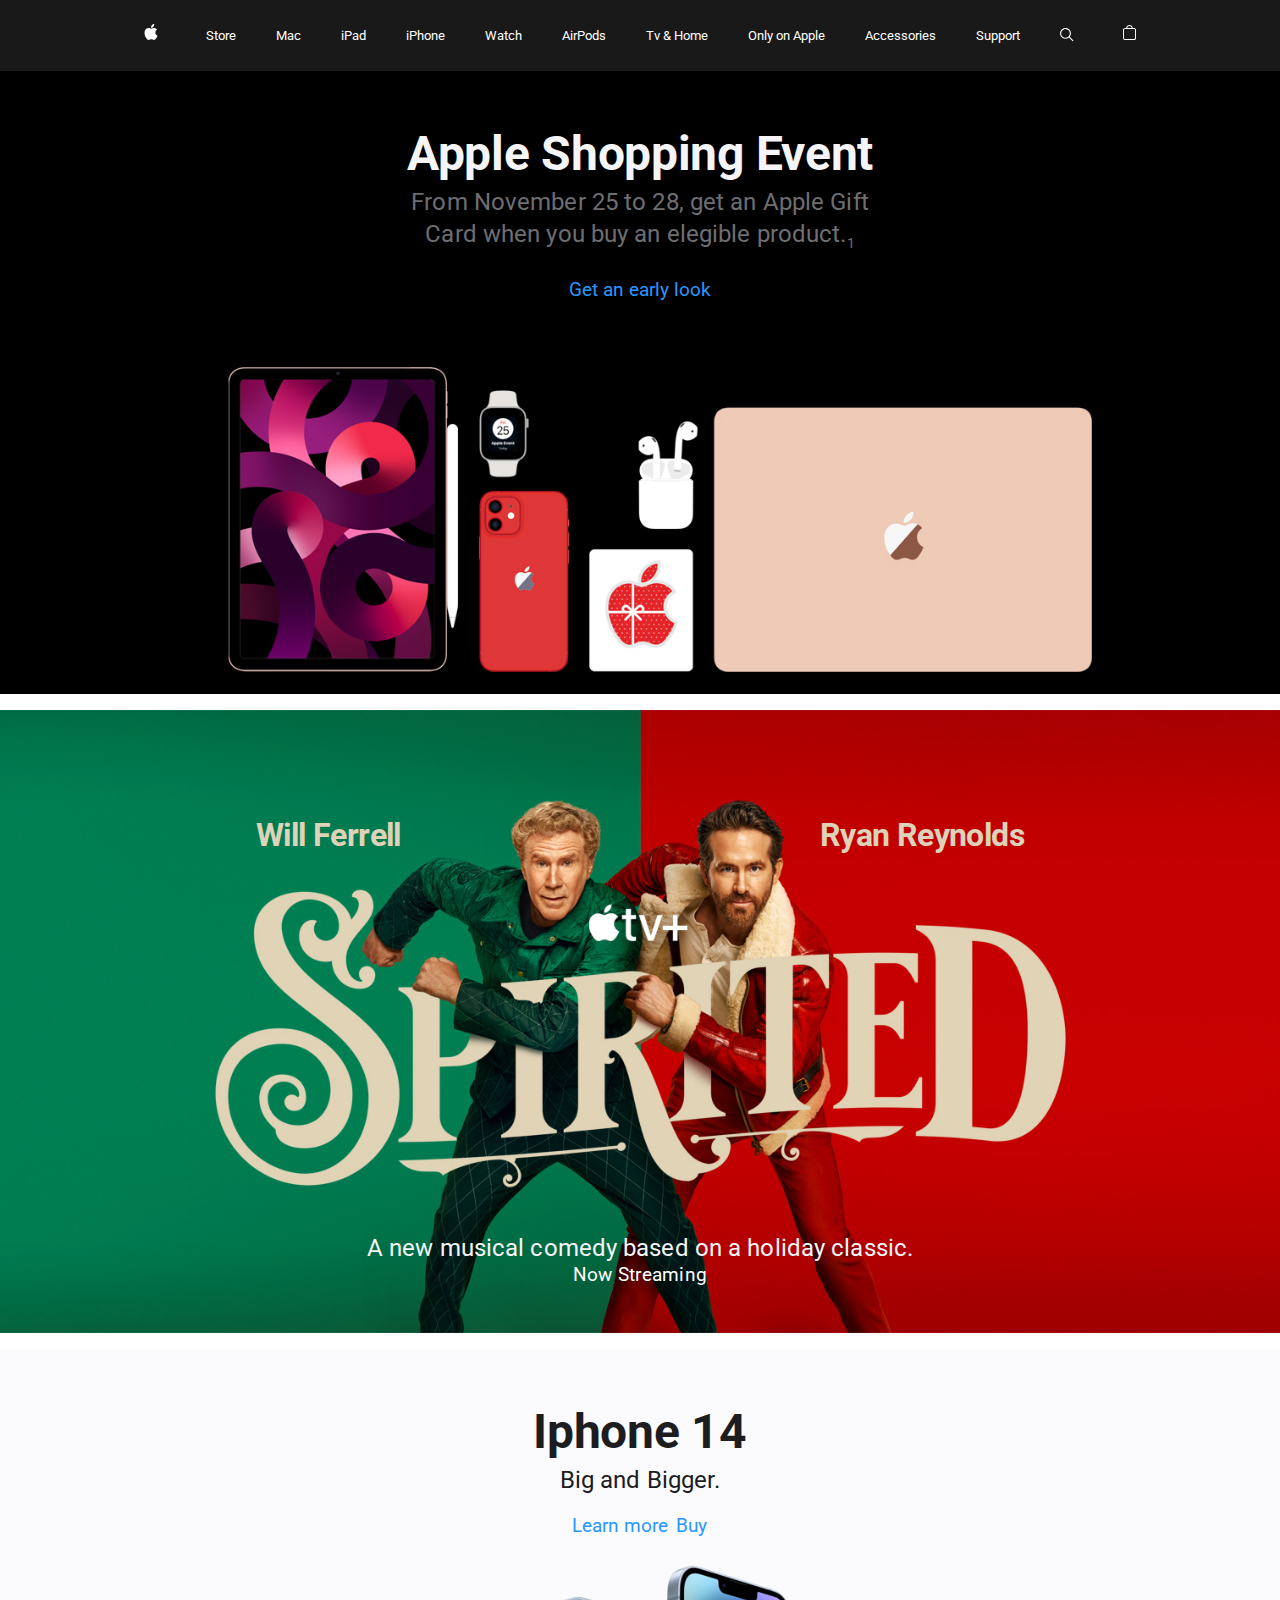
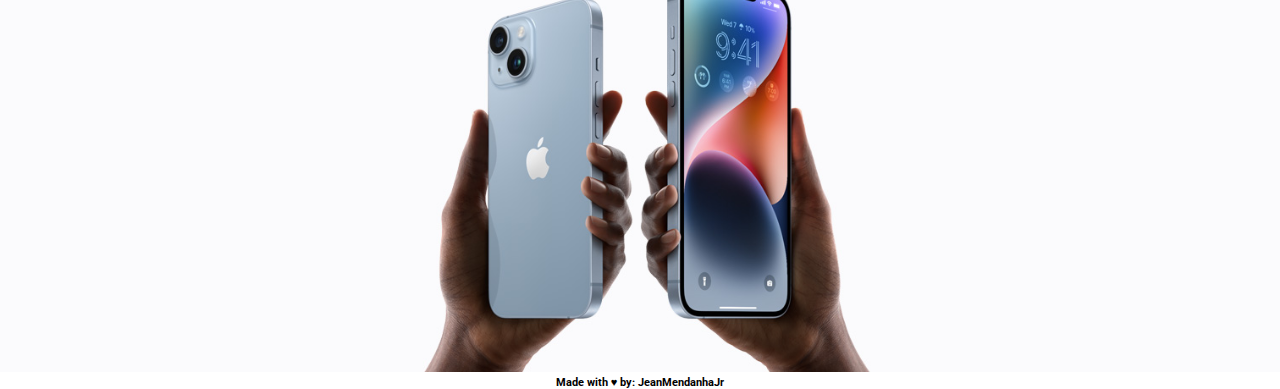
<file: index.html>
<!DOCTYPE html>
<html lang="en">
<head>
    <meta charset="UTF-8">
    <meta name="viewport" content="width=device-width, initial-scale=1.0">
    <title>Apple.com.br</title>
    <link rel="stylesheet" href="css/reset.css" />
    <link rel="stylesheet" href="css/global.css" />
    <link rel="preconnect" href="https://fonts.googleapis.com">
<link rel="preconnect" href="https://fonts.gstatic.com" crossorigin>
<link href="https://fonts.googleapis.com/css2?family=Roboto:ital,wght@0,100;0,300;0,400;0,500;0,700;0,900;1,100;1,300;1,400;1,500;1,700;1,900&display=swap" rel="stylesheet">

</head>
<body>
    <header>
        <nav>
            <ul>
                <li>
                    <a href="https://apple.com">
                        <img src="/public/assets/logo.svg" alt="logomarca da Apple" />
                    </a>
                </li>
                <li>Store</li>
                <li>Mac</li>
                <li>iPad</li>
                <li>iPhone</li>
                <li>Watch</li>
                <li>AirPods</li>
                <li>Tv & Home</li>
                <li>Only on Apple</li>
                <li>Accessories</li>
                <li>Support</li>
                <li>
                    <a href="https://apple.com/search">
                        <img src="/public/assets/search.svg" alt="Busca" />
                    </a>
                </li>
                <li>
                    <a href="https://">
                        <img src="/public/assets/cart-icon.svg" alt="carrinho" />
                    </a>
                </li>
            </ul>
        </nav>
    </header>
    <main>
        <section class="main-section">
            <div class="text-wrapper">
                <h1>Apple Shopping Event</h1>
                <h2>From November 25 to 28, get an Apple Gift <br>Card when you buy an elegible product.<sub>1</sub></h2>
                <a>Get an early look</a>
            </div>
            <img 
                src="/public/assets/shopping-event.png" 
                alt="Various Apple products spread."
            />
        </section>
        <section class="spirited-section">
            <div>
                <p>Will Ferrell</p>
                <p>Ryan Reynolds</p>
            </div>
            <img 
                src="/public/assets/spirited-background.png" 
                alt="Ryan Reynolds and Will Ferrell running to the scream, representing the new show called Spirited"
            />
            <div>
                <p>A new musical comedy based on a holiday classic.</p>
                <span>Now Streaming</span>
            </div>
        </section>
        <section class="iphone-section">
            <div class="text-wrapper">
                <h2>Iphone 14</h2>
                <p>Big and Bigger.</p>
                <div class="link-wrapper">
                    <a>Learn more</a>
                    <a>Buy</a>
                </div>
            </div>
            <img 
                src="/public/assets/iphone14.png" 
                alt="The images show the iPhone 14 and iPhone 14 Pro"
            />
        </section>
    </main>
    <footer>
        <section class="footer-section">
            <div class="text">
                <p>Made with ♥ by: JeanMendanhaJr </p>
            </div>
        </section>
    </footer>
</body>
</html>
</file>
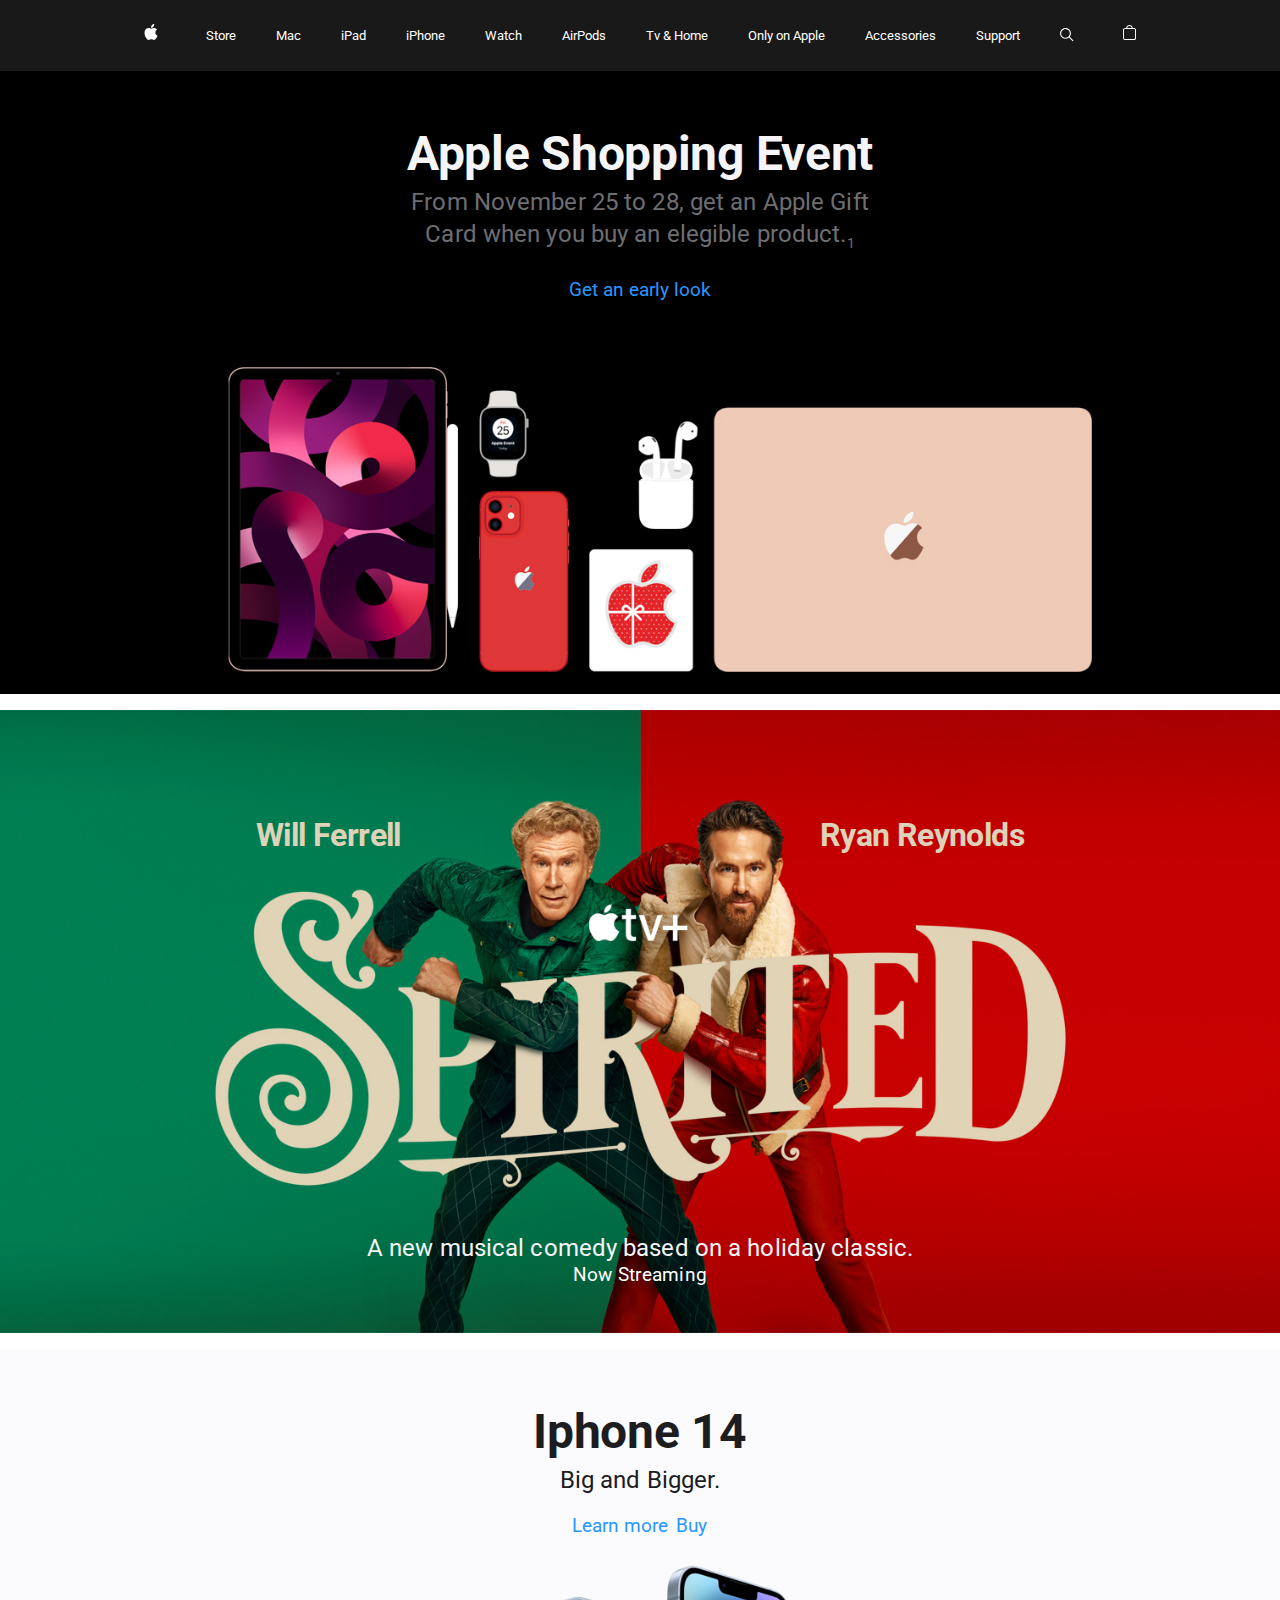
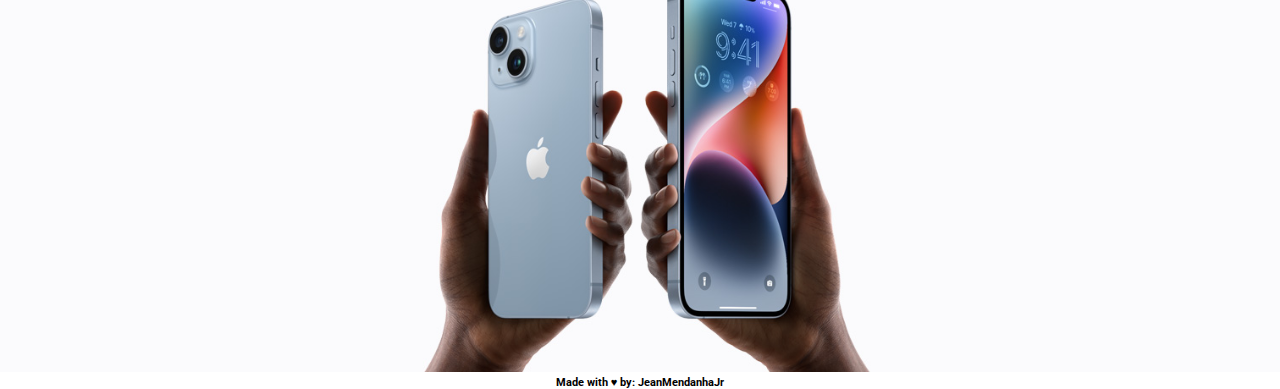
<file: src/index.html>
<!DOCTYPE html>
<html lang="en">
<head>
    <meta charset="UTF-8">
    <meta name="viewport" content="width=device-width, initial-scale=1.0">
    <title>Document</title>
    <link rel="stylesheet" href="/css/reset.css" />
    <link rel="stylesheet" href="/css/global.css" />
    <link rel="preconnect" href="https://fonts.googleapis.com">
<link rel="preconnect" href="https://fonts.gstatic.com" crossorigin>
<link href="https://fonts.googleapis.com/css2?family=Roboto:ital,wght@0,100;0,300;0,400;0,500;0,700;0,900;1,100;1,300;1,400;1,500;1,700;1,900&display=swap" rel="stylesheet">

</head>
<body>
    <header>
        <nav>
            <ul>
                <li>
                    <a href="https://apple.com">
                        <img src="/public/assets/logo.svg" alt="logomarca da Apple" />
                    </a>
                </li>
                <li>Store</li>
                <li>Mac</li>
                <li>iPad</li>
                <li>iPhone</li>
                <li>Watch</li>
                <li>AirPods</li>
                <li>Tv & Home</li>
                <li>Only on Apple</li>
                <li>Accessories</li>
                <li>Support</li>
                <li>
                    <a href="https://apple.com/search">
                        <img src="/public/assets/search.svg" alt="Busca" />
                    </a>
                </li>
                <li>
                    <a href="https://">
                        <img src="/public/assets/cart-icon.svg" alt="carrinho" />
                    </a>
                </li>
            </ul>
        </nav>
    </header>
    <main>
        <section class="main-section">
            <div class="text-wrapper">
                <h1>Apple Shopping Event</h1>
                <h2>From November 25 to 28, get an Apple Gift <br>Card when you buy an elegible product.<sub>1</sub></h2>
                <a>Get an early look</a>
            </div>
            <img 
                src="/public/assets/shopping-event.png" 
                alt="Various Apple products spread."
            />
        </section>
        <section class="spirited-section">
            <div>
                <p>Will Ferrell</p>
                <p>Ryan Reynolds</p>
            </div>
            <img 
                src="/public/assets/spirited-background.png" 
                alt="Ryan Reynolds and Will Ferrell running to the scream, representing the new show called Spirited"
            />
            <div>
                <p>A new musical comedy based on a holiday classic.</p>
                <span>Now Streaming</span>
            </div>
        </section>
        <section class="iphone-section">
            <div class="text-wrapper">
                <h2>Iphone 14</h2>
                <p>Big and Bigger.</p>
                <div class="link-wrapper">
                    <a>Learn more</a>
                    <a>Buy</a>
                </div>
            </div>
            <img 
                src="/public/assets/iphone14.png" 
                alt="The images show the iPhone 14 and iPhone 14 Pro"
            />
        </section>
    </main>
    <footer>
        <section class="footer-section">
            <div class="text">
                <p>Made with ♥ by: JeanMendanhaJr </p>
            </div>
        </section>
    </footer>
</body>
</html>
</file>
<file: css/global.css>
:root {
    --bg-primary: #000000;
    --text-light: #FFFFFF;
    --text-dark: #1D1D1F;
    --title-primary-color: #F5F5F7;
    --subtitle-color: #6E6E73;
    --action-color: #2997FF;
    --spirited-main-color: #DED2B9;
}

header {
    background-color: var(--bg-primary);
    color: var(--text-light);
    height: fit-content;
    opacity: 0.9;
    position: sticky;
    top: 0;
    z-index: 1;

    padding: 12px 0;
}

header nav ul {
    margin: 0 auto;
    width:fit-content;
    display: flex;
    align-items: center;
    gap: 1rem;
    padding: 0 2rem;
}

header nav ul li {
    min-width: fit-content;
    height: fit-content;
    padding: 0 0.75rem;
    font-size: small;
    cursor: pointer;

    list-style: none;
}

main {
    display: flex;
    flex-direction: column;
    gap: 12px;
}

main section {
    text-align: center;
    position: relative;
}

main section img {
    width: 100%;
    height: auto;
}

main section a {
    color: var(--action-color);
    line-height: 1.8rem;
    font-size: 1.2rem;
    text-decoration: none;
    cursor: pointer;
}

main section a:hover {
    text-decoration: underline;
}

main .main-section h1 {
    color: var(--title-primary-color);
    font-size: 3rem;
    font-weight: bold;
    line-height: 4rem;
    letter-spacing: -0.28px;
}

main .main-section h2 {
    color: var(--subtitle-color);
    font-size: 1.5rem;
    font-weight: normal;
    line-height: 2rem;
    letter-spacing: 0.11px;
    margin-bottom: 1rem;
}

main .main-section sub {
    font-size: 0.9rem;
}

main .main-section .text-wrapper {
    position: absolute;
    left: 50%;
    transform: translateX(-50%);
    display: flex;
    flex-direction: column;
    align-items: center;
    margin-top: 51px;
}

main .spirited-section > div {
    position: absolute;
    left: 50%;
    transform: translateX(-50%);
}

main .spirited-section > div:last-child {
    bottom: 50px;
}

main .spirited-section > div:first-child {
    top: 105px;
    display: flex;
    justify-content: space-between;
    width: 100%;
    max-width: 60%;
}

main .spirited-section > div:first-child p {
    font-size: 2rem;
    font-weight: bold;
    line-height: 2.5rem;
    color: var(--spirited-main-color);
    letter-spacing: -0.6px;
}

main .spirited-section p {
    color: var(--title-primary-color);
    font-size: 1.5rem;
    line-height: 1.8rem;
    letter-spacing: 0.11px;
}

main .spirited-section span {
    color: var(--text-light);
    font-size: 1.2rem;
    line-height: 1.5rem;
    display: block;
    letter-spacing: 0.23px;
}

main .iphone-section h2 {
    color: var(--text-dark);
    font-size: 3rem;
    font-weight: bold;
    line-height: 4rem;
    letter-spacing: -0.28px;
}

main .iphone-section p {
    color: var(--text-dark);
    font-size: 1.5rem;
    font-weight: normal;
    line-height: 2rem;
    letter-spacing: 0.11px;
    margin-bottom: 1rem;
}

main .iphone-section .link-wrapper {
    display: flex;
    align-items: center;
    justify-content: center;
    gap: 8px;
}

main .iphone-section .text-wrapper {
    position: absolute;
    left: 50%;
    transform: translateX(-50%);
    display: flex;
    flex-direction: column;
    align-items: center;
    margin-top: 51px;
}

footer .footer-section .text p{
    position: absolute;
    left: 50%;
    transform: translateX(-50%);
    display: flex;
    flex-direction: column;
    align-items: center;
    font-size: 0.7rem;
    font-weight: bold;
}
</file>
